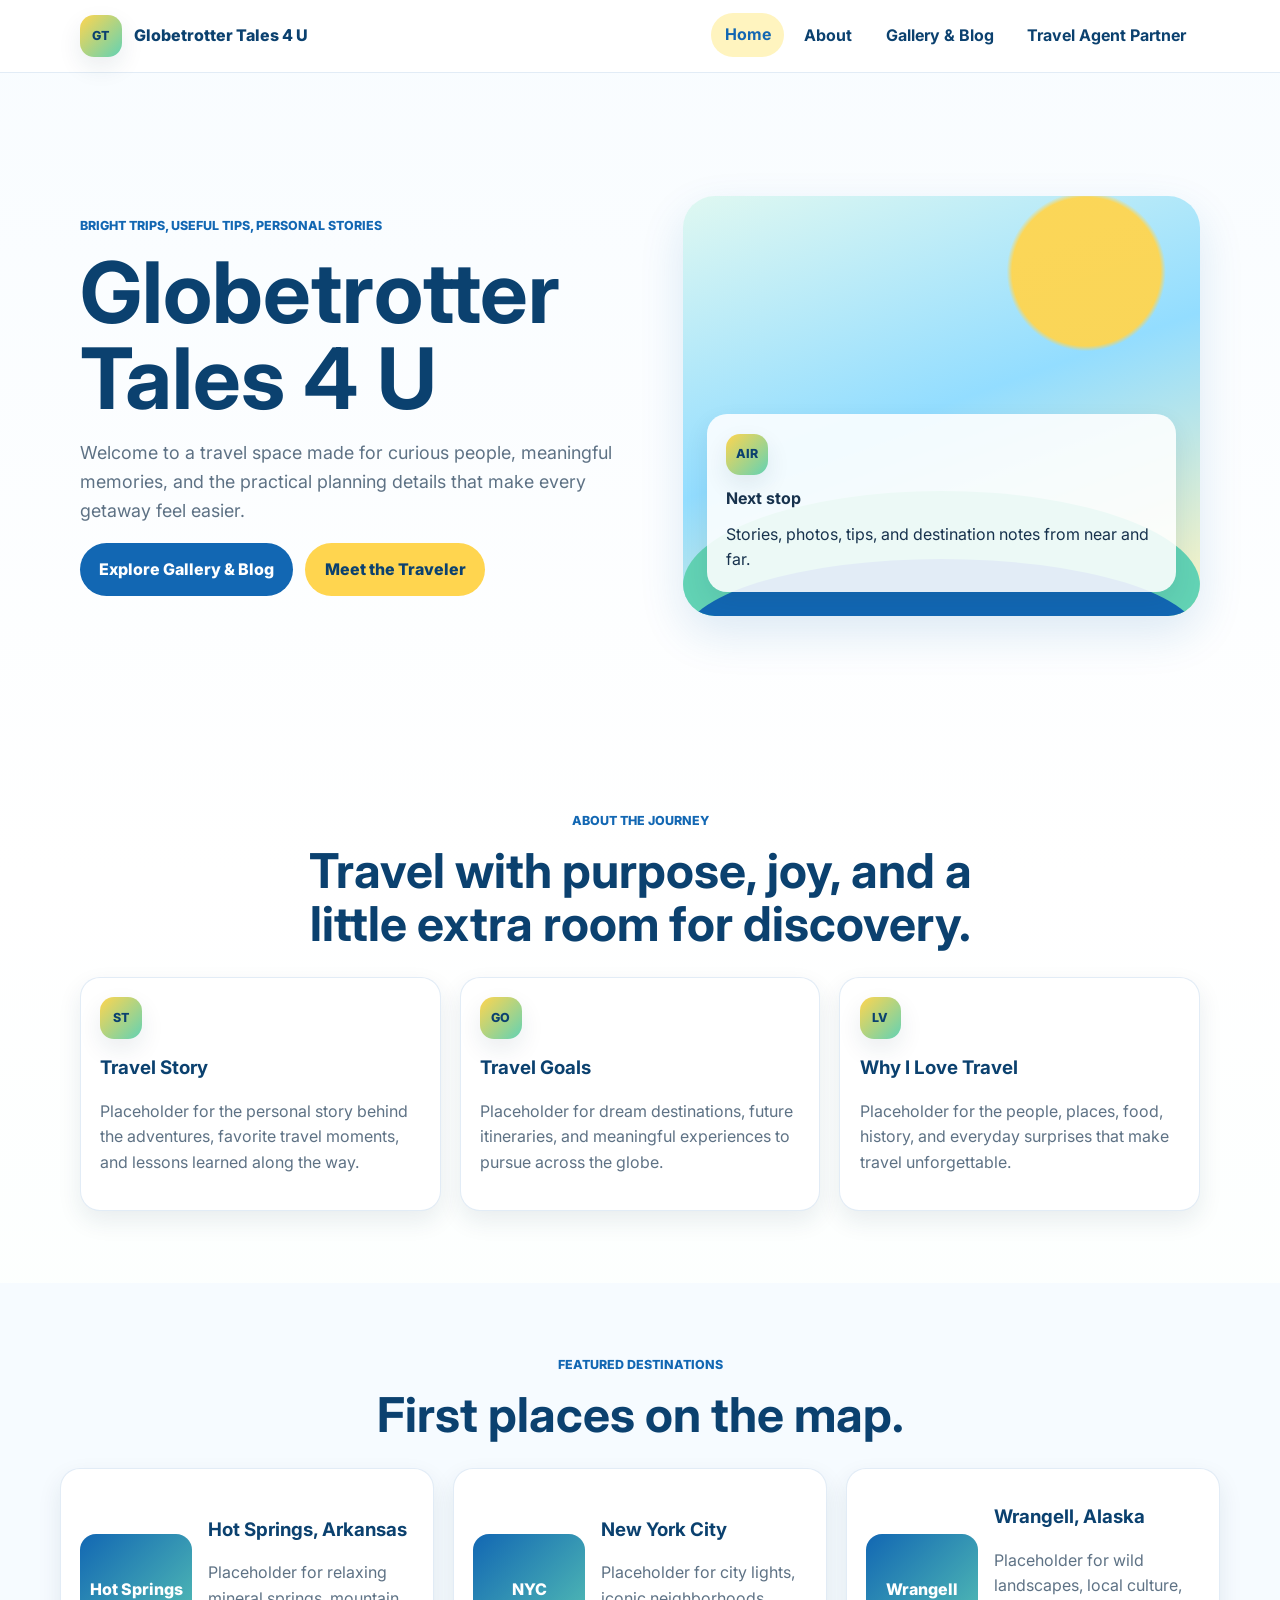
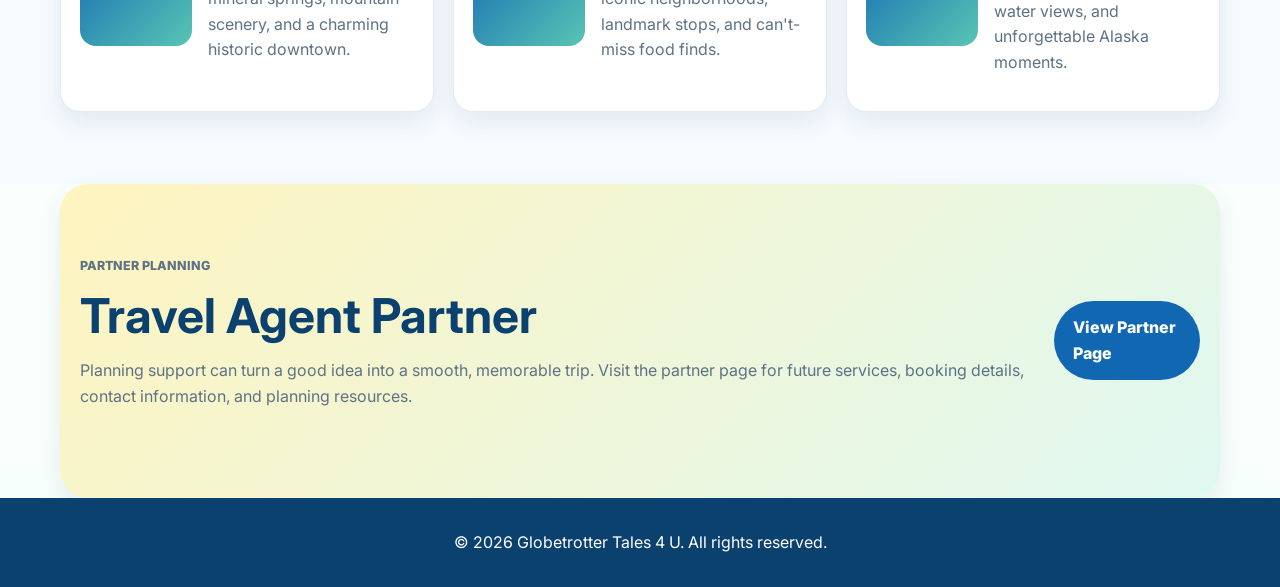
<file: index.html>
<!DOCTYPE html>
<html lang="en">
<head>
  <meta charset="UTF-8">
  <meta name="viewport" content="width=device-width, initial-scale=1.0">
  <title>Globetrotter Tales 4 U | Home</title>
  <meta name="description" content="Globetrotter Tales 4 U shares bright, personal travel stories, destination ideas, and practical travel tips.">
  <link rel="preconnect" href="https://fonts.googleapis.com">
  <link rel="preconnect" href="https://fonts.gstatic.com" crossorigin>
  <link href="https://fonts.googleapis.com/css2?family=Inter:wght@400;500;600;700;800&display=swap" rel="stylesheet">
  <link rel="stylesheet" href="styles.css">
</head>
<body>
  <a class="skip-link" href="#main-content">Skip to content</a>
  <header class="site-header">
    <nav class="navbar" aria-label="Main navigation">
      <a class="brand" href="index.html" aria-label="Globetrotter Tales 4 U home">
        <span class="brand-mark">GT</span>
        <span>Globetrotter Tales 4 U</span>
      </a>
      <button class="nav-toggle" type="button" aria-label="Open navigation" aria-expanded="false" aria-controls="primary-navigation">
        <span></span>
        <span></span>
        <span></span>
      </button>
      <ul class="nav-links" id="primary-navigation">
        <li><a class="active" href="index.html">Home</a></li>
        <li><a href="about.html">About</a></li>
        <li><a href="gallery-blog.html">Gallery &amp; Blog</a></li>
        <li><a href="travel-agent.html">Travel Agent Partner</a></li>
      </ul>
    </nav>
  </header>

  <main id="main-content">
    <section class="hero">
      <div class="hero-content">
        <p class="eyebrow">Bright trips, useful tips, personal stories</p>
        <h1>Globetrotter Tales 4 U</h1>
        <p class="hero-copy">Welcome to a travel space made for curious people, meaningful memories, and the practical planning details that make every getaway feel easier.</p>
        <div class="hero-actions">
          <a class="button button-primary" href="gallery-blog.html">Explore Gallery &amp; Blog</a>
          <a class="button button-secondary" href="about.html">Meet the Traveler</a>
        </div>
      </div>
      <div class="hero-panel" aria-label="Travel-themed illustration">
        <div class="sun"></div>
        <div class="route-card">
          <span class="route-icon">AIR</span>
          <strong>Next stop</strong>
          <p>Stories, photos, tips, and destination notes from near and far.</p>
        </div>
      </div>
    </section>

    <section class="section">
      <div class="section-heading">
        <p class="eyebrow">About the journey</p>
        <h2>Travel with purpose, joy, and a little extra room for discovery.</h2>
      </div>
      <div class="card-grid three-column">
        <article class="info-card">
          <span class="card-icon">ST</span>
          <h3>Travel Story</h3>
          <p>Placeholder for the personal story behind the adventures, favorite travel moments, and lessons learned along the way.</p>
        </article>
        <article class="info-card">
          <span class="card-icon">GO</span>
          <h3>Travel Goals</h3>
          <p>Placeholder for dream destinations, future itineraries, and meaningful experiences to pursue across the globe.</p>
        </article>
        <article class="info-card">
          <span class="card-icon">LV</span>
          <h3>Why I Love Travel</h3>
          <p>Placeholder for the people, places, food, history, and everyday surprises that make travel unforgettable.</p>
        </article>
      </div>
    </section>

    <section class="section section-blue">
      <div class="section-heading">
        <p class="eyebrow">Featured destinations</p>
        <h2>First places on the map.</h2>
      </div>
      <div class="destination-preview-grid">
        <article class="destination-card compact">
          <div class="image-placeholder">Hot Springs</div>
          <div>
            <h3>Hot Springs, Arkansas</h3>
            <p>Placeholder for relaxing mineral springs, mountain scenery, and a charming historic downtown.</p>
          </div>
        </article>
        <article class="destination-card compact">
          <div class="image-placeholder">NYC</div>
          <div>
            <h3>New York City</h3>
            <p>Placeholder for city lights, iconic neighborhoods, landmark stops, and can't-miss food finds.</p>
          </div>
        </article>
        <article class="destination-card compact">
          <div class="image-placeholder">Wrangell</div>
          <div>
            <h3>Wrangell, Alaska</h3>
            <p>Placeholder for wild landscapes, local culture, water views, and unforgettable Alaska moments.</p>
          </div>
        </article>
      </div>
    </section>

    <section class="section split-section">
      <div>
        <p class="eyebrow">Partner planning</p>
        <h2>Travel Agent Partner</h2>
        <p>Planning support can turn a good idea into a smooth, memorable trip. Visit the partner page for future services, booking details, contact information, and planning resources.</p>
      </div>
      <a class="button button-primary" href="travel-agent.html">View Partner Page</a>
    </section>
  </main>

  <footer class="site-footer">
    <p>&copy; 2026 Globetrotter Tales 4 U. All rights reserved.</p>
  </footer>

  <script src="script.js"></script>
</body>
</html>
</file>
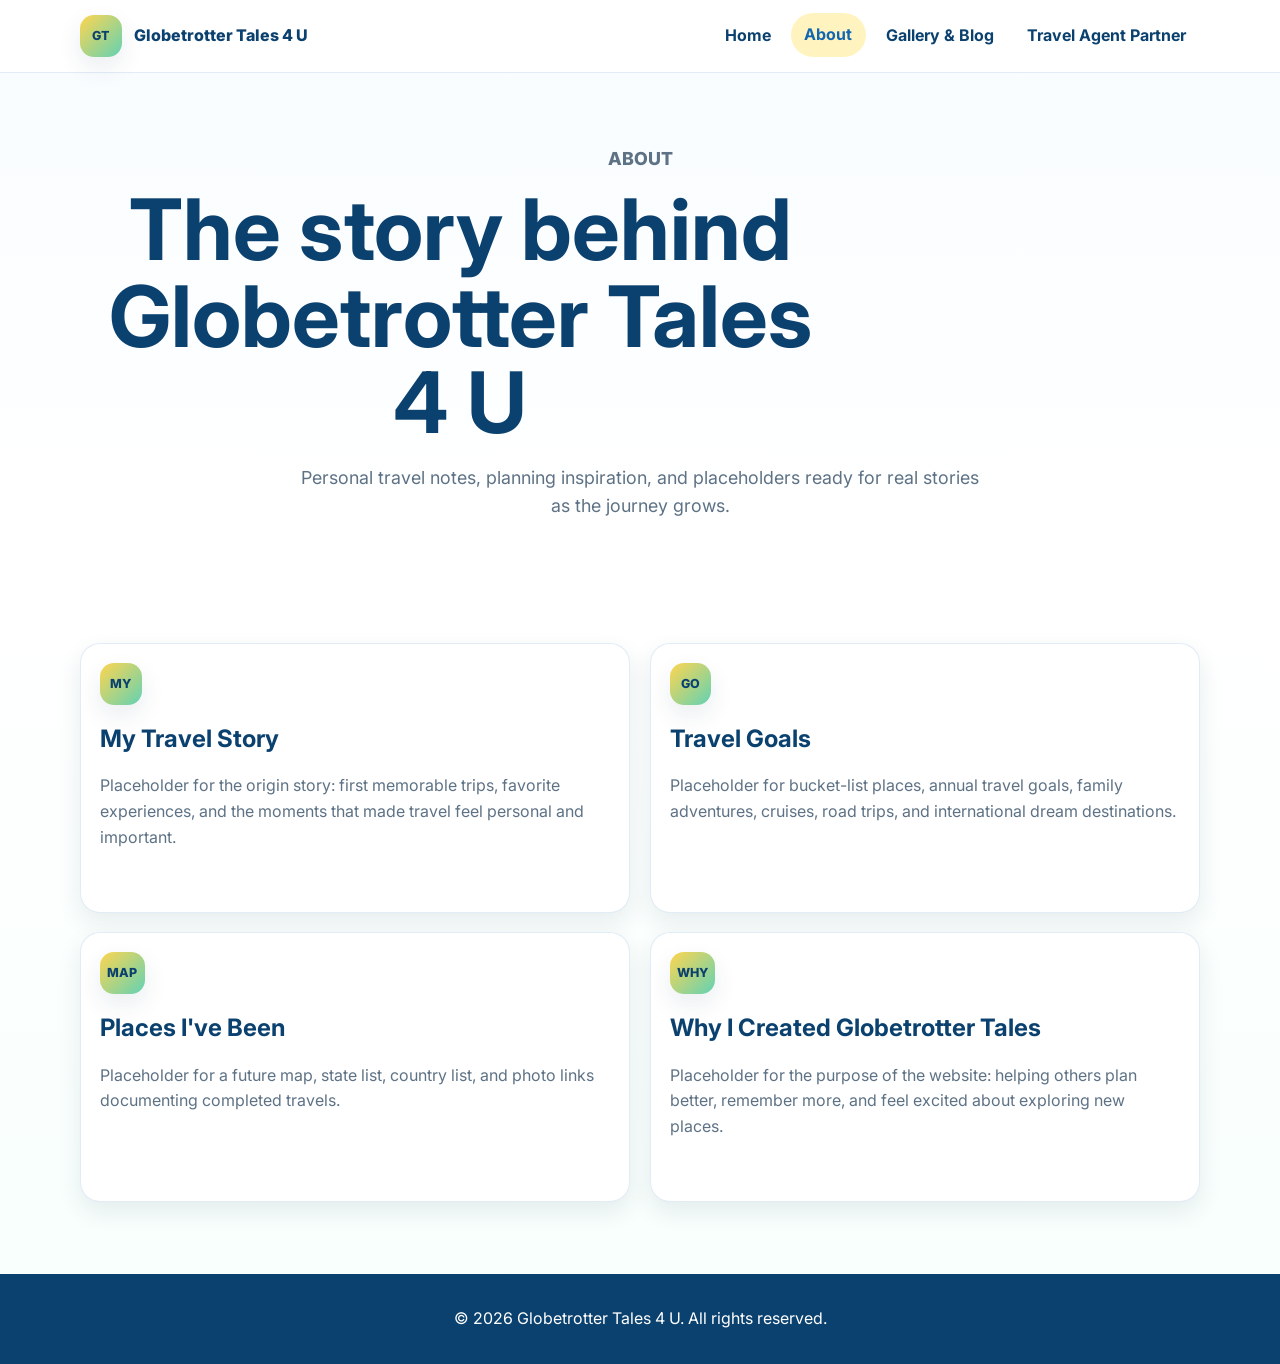
<file: about.html>
<!DOCTYPE html>
<html lang="en">
<head>
  <meta charset="UTF-8">
  <meta name="viewport" content="width=device-width, initial-scale=1.0">
  <title>About | Globetrotter Tales 4 U</title>
  <meta name="description" content="Learn the story, travel goals, visited places, and purpose behind Globetrotter Tales 4 U.">
  <link rel="preconnect" href="https://fonts.googleapis.com">
  <link rel="preconnect" href="https://fonts.gstatic.com" crossorigin>
  <link href="https://fonts.googleapis.com/css2?family=Inter:wght@400;500;600;700;800&display=swap" rel="stylesheet">
  <link rel="stylesheet" href="styles.css">
</head>
<body>
  <a class="skip-link" href="#main-content">Skip to content</a>
  <header class="site-header">
    <nav class="navbar" aria-label="Main navigation">
      <a class="brand" href="index.html" aria-label="Globetrotter Tales 4 U home">
        <span class="brand-mark">GT</span>
        <span>Globetrotter Tales 4 U</span>
      </a>
      <button class="nav-toggle" type="button" aria-label="Open navigation" aria-expanded="false" aria-controls="primary-navigation">
        <span></span>
        <span></span>
        <span></span>
      </button>
      <ul class="nav-links" id="primary-navigation">
        <li><a href="index.html">Home</a></li>
        <li><a class="active" href="about.html">About</a></li>
        <li><a href="gallery-blog.html">Gallery &amp; Blog</a></li>
        <li><a href="travel-agent.html">Travel Agent Partner</a></li>
      </ul>
    </nav>
  </header>

  <main id="main-content">
    <section class="page-hero">
      <p class="eyebrow">About</p>
      <h1>The story behind Globetrotter Tales 4 U</h1>
      <p>Personal travel notes, planning inspiration, and placeholders ready for real stories as the journey grows.</p>
    </section>

    <section class="section">
      <div class="card-grid two-column">
        <article class="info-card feature-card">
          <span class="card-icon">MY</span>
          <h2>My Travel Story</h2>
          <p>Placeholder for the origin story: first memorable trips, favorite experiences, and the moments that made travel feel personal and important.</p>
        </article>
        <article class="info-card feature-card">
          <span class="card-icon">GO</span>
          <h2>Travel Goals</h2>
          <p>Placeholder for bucket-list places, annual travel goals, family adventures, cruises, road trips, and international dream destinations.</p>
        </article>
        <article class="info-card feature-card">
          <span class="card-icon">MAP</span>
          <h2>Places I've Been</h2>
          <p>Placeholder for a future map, state list, country list, and photo links documenting completed travels.</p>
          <!-- Future insertion point: replace this paragraph with an interactive visited-places map or filterable destination list. -->
        </article>
        <article class="info-card feature-card">
          <span class="card-icon">WHY</span>
          <h2>Why I Created Globetrotter Tales</h2>
          <p>Placeholder for the purpose of the website: helping others plan better, remember more, and feel excited about exploring new places.</p>
        </article>
      </div>
    </section>
  </main>

  <footer class="site-footer">
    <p>&copy; 2026 Globetrotter Tales 4 U. All rights reserved.</p>
  </footer>

  <script src="script.js"></script>
</body>
</html>
</file>
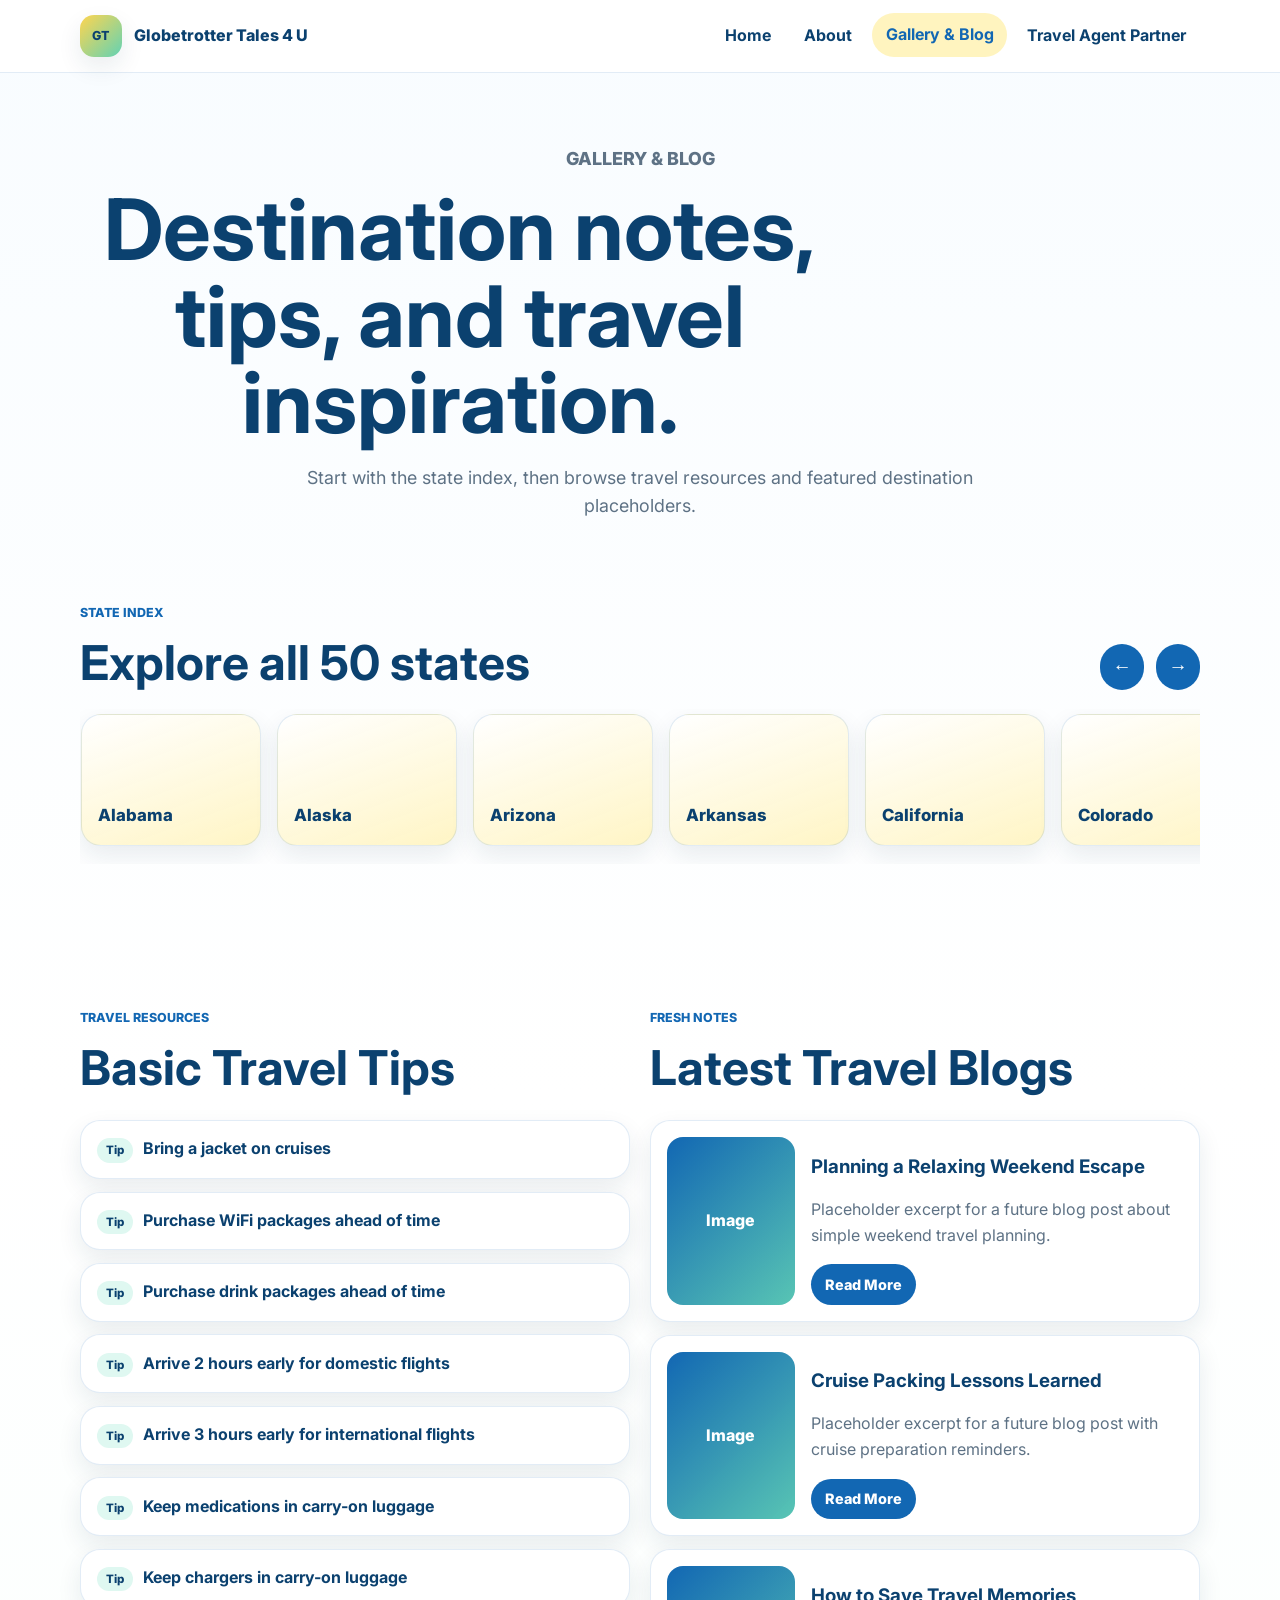
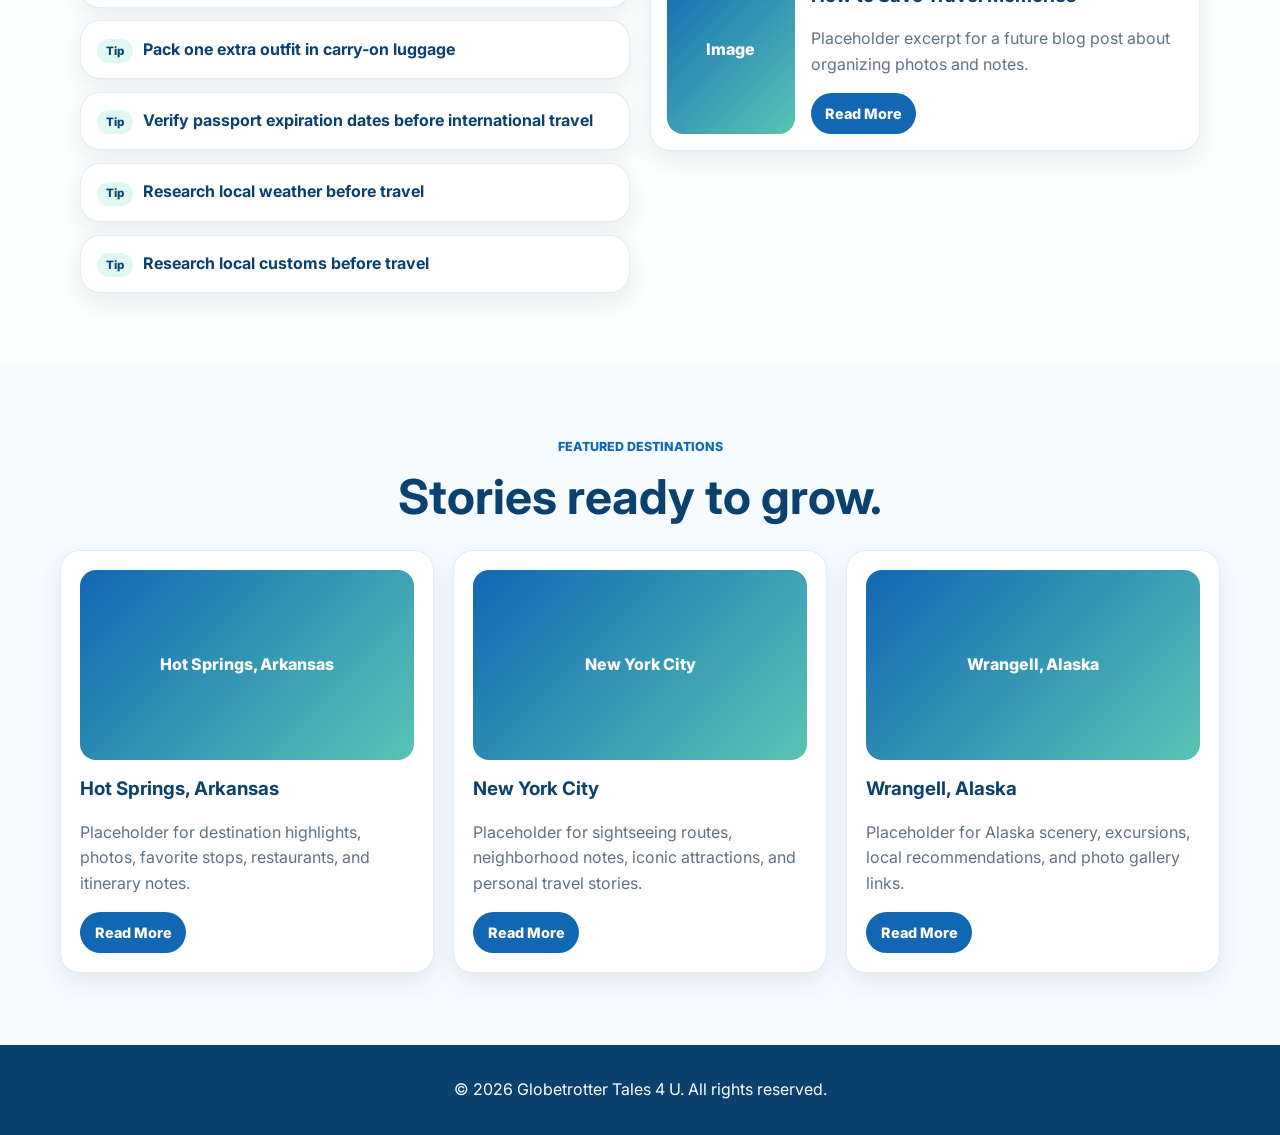
<file: gallery-blog.html>
<!DOCTYPE html>
<html lang="en">
<head>
  <meta charset="UTF-8">
  <meta name="viewport" content="width=device-width, initial-scale=1.0">
  <title>Gallery &amp; Blog | Globetrotter Tales 4 U</title>
  <meta name="description" content="Browse state travel cards, practical travel tips, placeholder blog posts, and featured destinations.">
  <link rel="preconnect" href="https://fonts.googleapis.com">
  <link rel="preconnect" href="https://fonts.gstatic.com" crossorigin>
  <link href="https://fonts.googleapis.com/css2?family=Inter:wght@400;500;600;700;800&display=swap" rel="stylesheet">
  <link rel="stylesheet" href="styles.css">
</head>
<body>
  <a class="skip-link" href="#main-content">Skip to content</a>
  <header class="site-header">
    <nav class="navbar" aria-label="Main navigation">
      <a class="brand" href="index.html" aria-label="Globetrotter Tales 4 U home">
        <span class="brand-mark">GT</span>
        <span>Globetrotter Tales 4 U</span>
      </a>
      <button class="nav-toggle" type="button" aria-label="Open navigation" aria-expanded="false" aria-controls="primary-navigation">
        <span></span>
        <span></span>
        <span></span>
      </button>
      <ul class="nav-links" id="primary-navigation">
        <li><a href="index.html">Home</a></li>
        <li><a href="about.html">About</a></li>
        <li><a class="active" href="gallery-blog.html">Gallery &amp; Blog</a></li>
        <li><a href="travel-agent.html">Travel Agent Partner</a></li>
      </ul>
    </nav>
  </header>

  <main id="main-content">
    <section class="page-hero">
      <p class="eyebrow">Gallery &amp; Blog</p>
      <h1>Destination notes, tips, and travel inspiration.</h1>
      <p>Start with the state index, then browse travel resources and featured destination placeholders.</p>
    </section>

    <section class="section carousel-section" aria-labelledby="state-index-title">
      <div class="carousel-heading">
        <div>
          <p class="eyebrow">State index</p>
          <h2 id="state-index-title">Explore all 50 states</h2>
        </div>
        <div class="carousel-controls" aria-label="State carousel controls">
          <button class="icon-button carousel-prev" type="button" aria-label="Previous states">&larr;</button>
          <button class="icon-button carousel-next" type="button" aria-label="Next states">&rarr;</button>
        </div>
      </div>
      <div class="state-carousel" tabindex="0" aria-label="Horizontally scrolling list of states">
        <!-- Future insertion point: replace placeholder links with individual state page URLs as pages are created. -->
        <a class="state-card" href="#">Alabama</a>
        <a class="state-card" href="#">Alaska</a>
        <a class="state-card" href="#">Arizona</a>
        <a class="state-card" href="#">Arkansas</a>
        <a class="state-card" href="#">California</a>
        <a class="state-card" href="#">Colorado</a>
        <a class="state-card" href="#">Connecticut</a>
        <a class="state-card" href="#">Delaware</a>
        <a class="state-card" href="#">Florida</a>
        <a class="state-card" href="#">Georgia</a>
        <a class="state-card" href="#">Hawaii</a>
        <a class="state-card" href="#">Idaho</a>
        <a class="state-card" href="#">Illinois</a>
        <a class="state-card" href="#">Indiana</a>
        <a class="state-card" href="#">Iowa</a>
        <a class="state-card" href="#">Kansas</a>
        <a class="state-card" href="#">Kentucky</a>
        <a class="state-card" href="#">Louisiana</a>
        <a class="state-card" href="#">Maine</a>
        <a class="state-card" href="#">Maryland</a>
        <a class="state-card" href="#">Massachusetts</a>
        <a class="state-card" href="#">Michigan</a>
        <a class="state-card" href="#">Minnesota</a>
        <a class="state-card" href="#">Mississippi</a>
        <a class="state-card" href="#">Missouri</a>
        <a class="state-card" href="#">Montana</a>
        <a class="state-card" href="#">Nebraska</a>
        <a class="state-card" href="#">Nevada</a>
        <a class="state-card" href="#">New Hampshire</a>
        <a class="state-card" href="#">New Jersey</a>
        <a class="state-card" href="#">New Mexico</a>
        <a class="state-card" href="#">New York</a>
        <a class="state-card" href="#">North Carolina</a>
        <a class="state-card" href="#">North Dakota</a>
        <a class="state-card" href="#">Ohio</a>
        <a class="state-card" href="#">Oklahoma</a>
        <a class="state-card" href="#">Oregon</a>
        <a class="state-card" href="#">Pennsylvania</a>
        <a class="state-card" href="#">Rhode Island</a>
        <a class="state-card" href="#">South Carolina</a>
        <a class="state-card" href="#">South Dakota</a>
        <a class="state-card" href="#">Tennessee</a>
        <a class="state-card" href="#">Texas</a>
        <a class="state-card" href="#">Utah</a>
        <a class="state-card" href="#">Vermont</a>
        <a class="state-card" href="#">Virginia</a>
        <a class="state-card" href="#">Washington</a>
        <a class="state-card" href="#">West Virginia</a>
        <a class="state-card" href="#">Wisconsin</a>
        <a class="state-card" href="#">Wyoming</a>
      </div>
    </section>

    <section class="section resources-grid">
      <div>
        <div class="section-heading aligned-left">
          <p class="eyebrow">Travel resources</p>
          <h2>Basic Travel Tips</h2>
        </div>
        <div class="tips-list">
          <article class="tip-card">Bring a jacket on cruises</article>
          <article class="tip-card">Purchase WiFi packages ahead of time</article>
          <article class="tip-card">Purchase drink packages ahead of time</article>
          <article class="tip-card">Arrive 2 hours early for domestic flights</article>
          <article class="tip-card">Arrive 3 hours early for international flights</article>
          <article class="tip-card">Keep medications in carry-on luggage</article>
          <article class="tip-card">Keep chargers in carry-on luggage</article>
          <article class="tip-card">Pack one extra outfit in carry-on luggage</article>
          <article class="tip-card">Verify passport expiration dates before international travel</article>
          <article class="tip-card">Research local weather before travel</article>
          <article class="tip-card">Research local customs before travel</article>
        </div>
      </div>

      <div>
        <div class="section-heading aligned-left">
          <p class="eyebrow">Fresh notes</p>
          <h2>Latest Travel Blogs</h2>
        </div>
        <div class="blog-list">
          <!-- Future insertion point: connect these cards to a blog CMS, JSON feed, or static post generator. -->
          <article class="blog-card">
            <div class="image-placeholder">Image</div>
            <div>
              <h3>Planning a Relaxing Weekend Escape</h3>
              <p>Placeholder excerpt for a future blog post about simple weekend travel planning.</p>
              <a class="button button-small" href="#">Read More</a>
            </div>
          </article>
          <article class="blog-card">
            <div class="image-placeholder">Image</div>
            <div>
              <h3>Cruise Packing Lessons Learned</h3>
              <p>Placeholder excerpt for a future blog post with cruise preparation reminders.</p>
              <a class="button button-small" href="#">Read More</a>
            </div>
          </article>
          <article class="blog-card">
            <div class="image-placeholder">Image</div>
            <div>
              <h3>How to Save Travel Memories</h3>
              <p>Placeholder excerpt for a future blog post about organizing photos and notes.</p>
              <a class="button button-small" href="#">Read More</a>
            </div>
          </article>
        </div>
      </div>
    </section>

    <section class="section section-yellow">
      <div class="section-heading">
        <p class="eyebrow">Featured destinations</p>
        <h2>Stories ready to grow.</h2>
      </div>
      <div class="card-grid three-column">
        <article class="destination-card">
          <div class="image-placeholder large">Hot Springs, Arkansas</div>
          <h3>Hot Springs, Arkansas</h3>
          <p>Placeholder for destination highlights, photos, favorite stops, restaurants, and itinerary notes.</p>
          <a class="button button-small" href="#">Read More</a>
        </article>
        <article class="destination-card">
          <div class="image-placeholder large">New York City</div>
          <h3>New York City</h3>
          <p>Placeholder for sightseeing routes, neighborhood notes, iconic attractions, and personal travel stories.</p>
          <a class="button button-small" href="#">Read More</a>
        </article>
        <article class="destination-card">
          <div class="image-placeholder large">Wrangell, Alaska</div>
          <h3>Wrangell, Alaska</h3>
          <p>Placeholder for Alaska scenery, excursions, local recommendations, and photo gallery links.</p>
          <a class="button button-small" href="#">Read More</a>
        </article>
      </div>
    </section>
  </main>

  <footer class="site-footer">
    <p>&copy; 2026 Globetrotter Tales 4 U. All rights reserved.</p>
  </footer>

  <script src="script.js"></script>
</body>
</html>
</file>
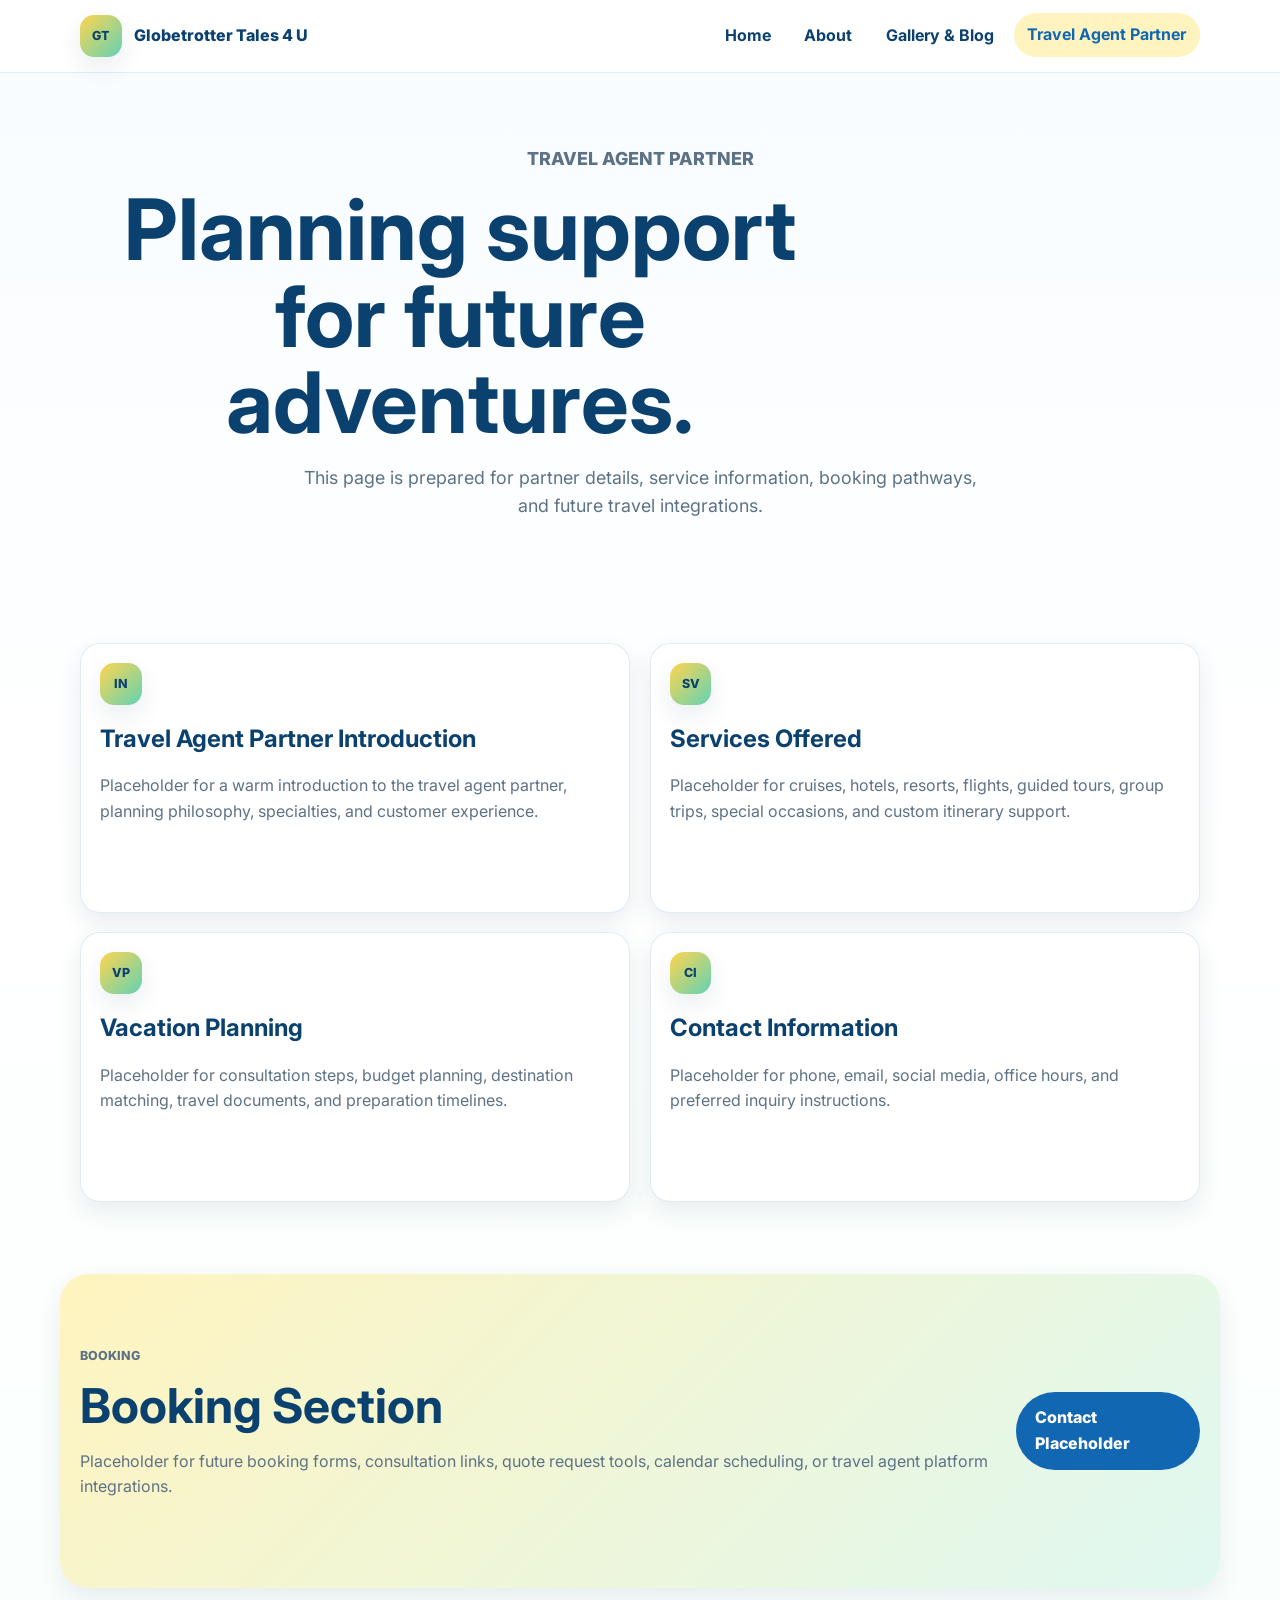
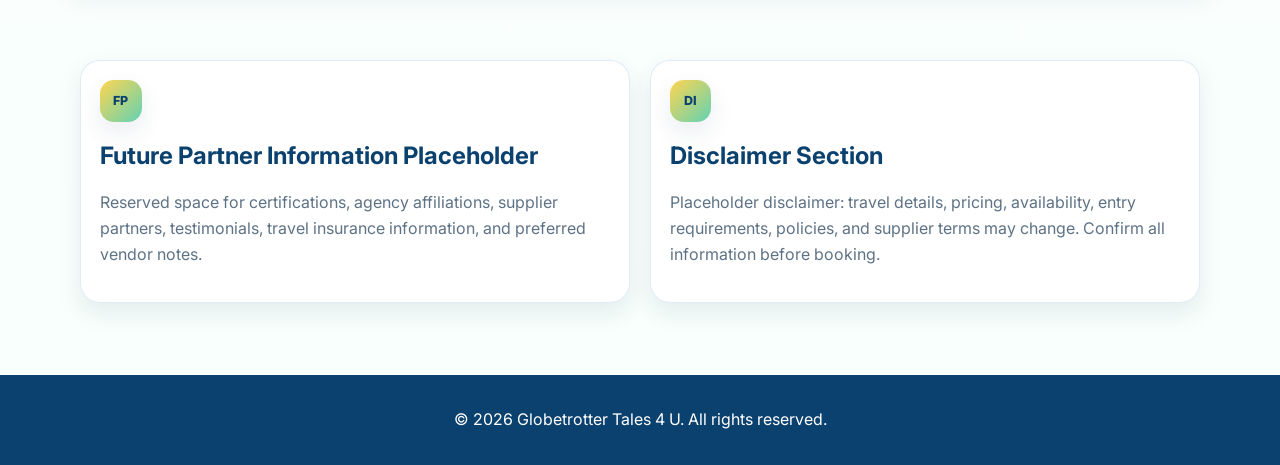
<file: travel-agent.html>
<!DOCTYPE html>
<html lang="en">
<head>
  <meta charset="UTF-8">
  <meta name="viewport" content="width=device-width, initial-scale=1.0">
  <title>Travel Agent Partner | Globetrotter Tales 4 U</title>
  <meta name="description" content="Travel Agent Partner information, planning services, booking placeholders, contact details, and disclaimer for Globetrotter Tales 4 U.">
  <link rel="preconnect" href="https://fonts.googleapis.com">
  <link rel="preconnect" href="https://fonts.gstatic.com" crossorigin>
  <link href="https://fonts.googleapis.com/css2?family=Inter:wght@400;500;600;700;800&display=swap" rel="stylesheet">
  <link rel="stylesheet" href="styles.css">
</head>
<body>
  <a class="skip-link" href="#main-content">Skip to content</a>
  <header class="site-header">
    <nav class="navbar" aria-label="Main navigation">
      <a class="brand" href="index.html" aria-label="Globetrotter Tales 4 U home">
        <span class="brand-mark">GT</span>
        <span>Globetrotter Tales 4 U</span>
      </a>
      <button class="nav-toggle" type="button" aria-label="Open navigation" aria-expanded="false" aria-controls="primary-navigation">
        <span></span>
        <span></span>
        <span></span>
      </button>
      <ul class="nav-links" id="primary-navigation">
        <li><a href="index.html">Home</a></li>
        <li><a href="about.html">About</a></li>
        <li><a href="gallery-blog.html">Gallery &amp; Blog</a></li>
        <li><a class="active" href="travel-agent.html">Travel Agent Partner</a></li>
      </ul>
    </nav>
  </header>

  <main id="main-content">
    <section class="page-hero">
      <p class="eyebrow">Travel Agent Partner</p>
      <h1>Planning support for future adventures.</h1>
      <p>This page is prepared for partner details, service information, booking pathways, and future travel integrations.</p>
    </section>

    <section class="section">
      <div class="card-grid two-column">
        <article class="info-card feature-card">
          <span class="card-icon">IN</span>
          <h2>Travel Agent Partner Introduction</h2>
          <p>Placeholder for a warm introduction to the travel agent partner, planning philosophy, specialties, and customer experience.</p>
        </article>
        <article class="info-card feature-card">
          <span class="card-icon">SV</span>
          <h2>Services Offered</h2>
          <p>Placeholder for cruises, hotels, resorts, flights, guided tours, group trips, special occasions, and custom itinerary support.</p>
        </article>
        <article class="info-card feature-card">
          <span class="card-icon">VP</span>
          <h2>Vacation Planning</h2>
          <p>Placeholder for consultation steps, budget planning, destination matching, travel documents, and preparation timelines.</p>
        </article>
        <article class="info-card feature-card">
          <span class="card-icon">CI</span>
          <h2>Contact Information</h2>
          <p>Placeholder for phone, email, social media, office hours, and preferred inquiry instructions.</p>
        </article>
      </div>
    </section>

    <section class="section booking-section">
      <div>
        <p class="eyebrow">Booking</p>
        <h2>Booking Section</h2>
        <p>Placeholder for future booking forms, consultation links, quote request tools, calendar scheduling, or travel agent platform integrations.</p>
        <!-- Future insertion point: embed booking widgets, secure inquiry forms, affiliate links, or partner API integrations here. -->
      </div>
      <a class="button button-primary" href="mailto:hello@example.com">Contact Placeholder</a>
    </section>

    <section class="section">
      <div class="card-grid two-column">
        <article class="info-card">
          <span class="card-icon">FP</span>
          <h2>Future Partner Information Placeholder</h2>
          <p>Reserved space for certifications, agency affiliations, supplier partners, testimonials, travel insurance information, and preferred vendor notes.</p>
        </article>
        <article class="info-card disclaimer-card">
          <span class="card-icon">DI</span>
          <h2>Disclaimer Section</h2>
          <p>Placeholder disclaimer: travel details, pricing, availability, entry requirements, policies, and supplier terms may change. Confirm all information before booking.</p>
        </article>
      </div>
    </section>
  </main>

  <footer class="site-footer">
    <p>&copy; 2026 Globetrotter Tales 4 U. All rights reserved.</p>
  </footer>

  <script src="script.js"></script>
</body>
</html>
</file>
<file: styles.css>
:root {
  --blue: #1267b3;
  --blue-dark: #0b416f;
  --yellow: #ffd54f;
  --yellow-soft: #fff4bf;
  --seafoam: #62d2b4;
  --seafoam-soft: #dff8f1;
  --ink: #17324d;
  --muted: #5e7285;
  --surface: #ffffff;
  --surface-soft: #f6fbff;
  --shadow: 0 18px 45px rgba(18, 103, 179, 0.14);
  --shadow-soft: 0 10px 25px rgba(23, 50, 77, 0.09);
  --radius: 20px;
  --max-width: 1160px;
}

* {
  box-sizing: border-box;
}

html {
  scroll-behavior: smooth;
}

body {
  margin: 0;
  font-family: "Inter", Arial, sans-serif;
  color: var(--ink);
  background: linear-gradient(180deg, #f8fcff 0%, #ffffff 40%, #f7fffc 100%);
  line-height: 1.6;
}

a {
  color: inherit;
}

.skip-link {
  position: absolute;
  left: 1rem;
  top: -4rem;
  z-index: 20;
  padding: 0.75rem 1rem;
  background: var(--blue-dark);
  color: #fff;
  border-radius: 999px;
  transition: top 0.2s ease;
}

.skip-link:focus {
  top: 1rem;
}

.site-header {
  position: sticky;
  top: 0;
  z-index: 10;
  background: rgba(255, 255, 255, 0.92);
  border-bottom: 1px solid rgba(18, 103, 179, 0.12);
  backdrop-filter: blur(14px);
}

.navbar {
  max-width: var(--max-width);
  margin: 0 auto;
  padding: 0.9rem 1.25rem;
  display: flex;
  align-items: center;
  justify-content: space-between;
  gap: 1rem;
}

.brand {
  display: inline-flex;
  align-items: center;
  gap: 0.75rem;
  color: var(--blue-dark);
  font-weight: 800;
  text-decoration: none;
}

.brand-mark,
.card-icon,
.route-icon {
  display: inline-grid;
  place-items: center;
  min-width: 2.6rem;
  height: 2.6rem;
  padding: 0 0.45rem;
  border-radius: 14px;
  background: linear-gradient(135deg, var(--yellow), var(--seafoam));
  color: var(--blue-dark);
  font-size: 0.78rem;
  font-weight: 800;
  box-shadow: var(--shadow-soft);
}

.nav-links {
  display: flex;
  align-items: center;
  gap: 0.4rem;
  padding: 0;
  margin: 0;
  list-style: none;
}

.nav-links a {
  display: inline-flex;
  min-height: 2.5rem;
  align-items: center;
  padding: 0.55rem 0.85rem;
  border-radius: 999px;
  color: var(--blue-dark);
  font-weight: 700;
  text-decoration: none;
  transition: background 0.2s ease, color 0.2s ease, transform 0.2s ease;
}

.nav-links a:hover,
.nav-links a:focus-visible,
.nav-links a.active {
  background: var(--yellow-soft);
  color: var(--blue);
  transform: translateY(-1px);
}

.nav-toggle {
  display: none;
  width: 2.8rem;
  height: 2.8rem;
  border: 0;
  border-radius: 14px;
  background: var(--blue);
  cursor: pointer;
}

.nav-toggle span {
  display: block;
  width: 1.35rem;
  height: 2px;
  margin: 0.28rem auto;
  background: #fff;
  border-radius: 99px;
}

.hero,
.page-hero,
.section {
  max-width: var(--max-width);
  margin: 0 auto;
  padding: 4.5rem 1.25rem;
}

.hero {
  min-height: 74vh;
  display: grid;
  grid-template-columns: minmax(0, 1.05fr) minmax(280px, 0.95fr);
  align-items: center;
  gap: 2rem;
}

.hero h1,
.page-hero h1 {
  max-width: 760px;
  margin: 0;
  color: var(--blue-dark);
  font-size: clamp(2.4rem, 7vw, 5.3rem);
  line-height: 1.02;
}

.hero-copy,
.page-hero p {
  max-width: 680px;
  color: var(--muted);
  font-size: 1.12rem;
}

.eyebrow {
  margin: 0 0 0.8rem;
  color: var(--blue);
  font-size: 0.78rem;
  font-weight: 800;
  letter-spacing: 0;
  text-transform: uppercase;
}

.hero-actions,
.carousel-controls {
  display: flex;
  flex-wrap: wrap;
  align-items: center;
  gap: 0.75rem;
}

.button,
.icon-button {
  display: inline-flex;
  align-items: center;
  justify-content: center;
  min-height: 2.85rem;
  border: 0;
  border-radius: 999px;
  font-weight: 800;
  text-decoration: none;
  cursor: pointer;
  transition: transform 0.2s ease, box-shadow 0.2s ease, background 0.2s ease;
}

.button:hover,
.button:focus-visible,
.icon-button:hover,
.icon-button:focus-visible {
  transform: translateY(-2px);
  box-shadow: var(--shadow-soft);
}

.button-primary {
  padding: 0.85rem 1.2rem;
  background: var(--blue);
  color: #fff;
}

.button-secondary {
  padding: 0.85rem 1.2rem;
  background: var(--yellow);
  color: var(--blue-dark);
}

.button-small {
  min-height: 2.35rem;
  padding: 0.55rem 0.9rem;
  background: var(--blue);
  color: #fff;
  font-size: 0.9rem;
}

.icon-button {
  width: 2.75rem;
  height: 2.75rem;
  background: var(--blue);
  color: #fff;
  font-size: 1.2rem;
}

.hero-panel {
  position: relative;
  min-height: 420px;
  overflow: hidden;
  border-radius: 32px;
  background:
    radial-gradient(circle at 78% 18%, rgba(255, 213, 79, 0.95) 0 14%, transparent 15%),
    linear-gradient(160deg, #dff8f1 0%, #93ddff 50%, #fff4bf 100%);
  box-shadow: var(--shadow);
}

.hero-panel::before,
.hero-panel::after {
  content: "";
  position: absolute;
  left: 0;
  right: 0;
  border-radius: 50% 50% 0 0;
}

.hero-panel::before {
  bottom: -4rem;
  height: 45%;
  background: #62d2b4;
}

.hero-panel::after {
  bottom: -6.4rem;
  height: 38%;
  background: #1267b3;
}

.route-card {
  position: absolute;
  left: 1.5rem;
  right: 1.5rem;
  bottom: 1.5rem;
  z-index: 1;
  padding: 1.2rem;
  border-radius: var(--radius);
  background: rgba(255, 255, 255, 0.88);
  box-shadow: var(--shadow-soft);
}

.route-card strong,
.route-card p {
  display: block;
  margin: 0.65rem 0 0;
}

.section-heading {
  max-width: 720px;
  margin: 0 auto 1.6rem;
  text-align: center;
}

.section-heading.aligned-left {
  margin-left: 0;
  text-align: left;
}

.section-heading h2,
.split-section h2,
.booking-section h2,
.carousel-heading h2 {
  margin: 0;
  color: var(--blue-dark);
  font-size: clamp(1.8rem, 4vw, 3rem);
  line-height: 1.12;
}

.card-grid,
.resources-grid,
.destination-preview-grid {
  display: grid;
  gap: 1.2rem;
}

.three-column {
  grid-template-columns: repeat(3, minmax(0, 1fr));
}

.two-column,
.resources-grid {
  grid-template-columns: repeat(2, minmax(0, 1fr));
}

.info-card,
.destination-card,
.blog-card,
.tip-card {
  border: 1px solid rgba(18, 103, 179, 0.12);
  border-radius: var(--radius);
  background: var(--surface);
  box-shadow: var(--shadow-soft);
}

.info-card,
.destination-card {
  padding: 1.2rem;
}

.feature-card {
  min-height: 270px;
}

.info-card h2,
.info-card h3,
.destination-card h3,
.blog-card h3 {
  color: var(--blue-dark);
  line-height: 1.2;
}

.info-card p,
.destination-card p,
.blog-card p,
.split-section p,
.booking-section p {
  color: var(--muted);
}

.section-blue,
.section-yellow {
  max-width: none;
  background: var(--surface-soft);
}

.section-blue > *,
.section-yellow > * {
  max-width: var(--max-width);
  margin-left: auto;
  margin-right: auto;
}

.destination-preview-grid {
  grid-template-columns: repeat(3, minmax(0, 1fr));
}

.destination-card.compact {
  display: grid;
  grid-template-columns: 112px 1fr;
  align-items: center;
  gap: 1rem;
}

.image-placeholder {
  display: grid;
  min-height: 112px;
  place-items: center;
  border-radius: 16px;
  background:
    linear-gradient(135deg, rgba(18, 103, 179, 0.9), rgba(98, 210, 180, 0.88)),
    var(--blue);
  color: #fff;
  font-weight: 800;
  text-align: center;
}

.image-placeholder.large {
  min-height: 190px;
  margin-bottom: 1rem;
}

.split-section,
.booking-section {
  display: flex;
  align-items: center;
  justify-content: space-between;
  gap: 1.5rem;
  border-radius: 28px;
  background: linear-gradient(135deg, var(--yellow-soft), var(--seafoam-soft));
  box-shadow: var(--shadow-soft);
}

.page-hero {
  padding-bottom: 2rem;
  text-align: center;
}

.page-hero p {
  margin-left: auto;
  margin-right: auto;
}

.carousel-section {
  padding-top: 2rem;
}

.carousel-heading {
  display: flex;
  align-items: end;
  justify-content: space-between;
  gap: 1rem;
  margin-bottom: 1.2rem;
}

.state-carousel {
  display: grid;
  grid-auto-flow: column;
  grid-auto-columns: minmax(180px, 1fr);
  gap: 1rem;
  overflow-x: auto;
  padding: 0.35rem 0.1rem 1.1rem;
  scroll-behavior: smooth;
  scroll-snap-type: x mandatory;
  scrollbar-color: var(--blue) var(--seafoam-soft);
}

.state-card {
  min-height: 132px;
  display: flex;
  align-items: flex-end;
  padding: 1rem;
  border-radius: var(--radius);
  background:
    linear-gradient(160deg, rgba(255, 255, 255, 0.94), rgba(255, 244, 191, 0.9)),
    var(--surface);
  border: 1px solid rgba(18, 103, 179, 0.12);
  color: var(--blue-dark);
  font-size: 1.05rem;
  font-weight: 800;
  text-decoration: none;
  box-shadow: var(--shadow-soft);
  scroll-snap-align: start;
  transition: transform 0.2s ease, border-color 0.2s ease, background 0.2s ease;
}

.state-card:hover,
.state-card:focus-visible {
  border-color: var(--seafoam);
  background:
    linear-gradient(160deg, rgba(223, 248, 241, 0.96), rgba(255, 213, 79, 0.48)),
    var(--surface);
  transform: translateY(-4px);
}

.tips-list,
.blog-list {
  display: grid;
  gap: 0.8rem;
}

.tip-card {
  padding: 0.95rem 1rem;
  color: var(--blue-dark);
  font-weight: 700;
}

.tip-card::before {
  content: "Tip";
  display: inline-flex;
  margin-right: 0.65rem;
  padding: 0.18rem 0.55rem;
  border-radius: 999px;
  background: var(--seafoam-soft);
  color: var(--blue-dark);
  font-size: 0.72rem;
  font-weight: 800;
}

.blog-card {
  display: grid;
  grid-template-columns: 128px 1fr;
  gap: 1rem;
  padding: 1rem;
}

.site-footer {
  padding: 2rem 1.25rem;
  background: var(--blue-dark);
  color: #fff;
  text-align: center;
}

.site-footer p {
  margin: 0;
}

@media (max-width: 900px) {
  .hero,
  .two-column,
  .three-column,
  .resources-grid,
  .destination-preview-grid {
    grid-template-columns: 1fr;
  }

  .hero {
    min-height: auto;
    padding-top: 3rem;
  }

  .split-section,
  .booking-section {
    align-items: flex-start;
    flex-direction: column;
  }

  .destination-card.compact,
  .blog-card {
    grid-template-columns: 1fr;
  }
}

@media (max-width: 760px) {
  .nav-toggle {
    display: block;
  }

  .nav-links {
    position: absolute;
    left: 1rem;
    right: 1rem;
    top: calc(100% + 0.5rem);
    display: none;
    flex-direction: column;
    align-items: stretch;
    padding: 0.75rem;
    border: 1px solid rgba(18, 103, 179, 0.12);
    border-radius: 18px;
    background: #fff;
    box-shadow: var(--shadow);
  }

  .nav-links.open {
    display: flex;
  }

  .nav-links a {
    justify-content: center;
  }

  .hero,
  .page-hero,
  .section {
    padding: 3rem 1rem;
  }

  .hero {
    gap: 1.5rem;
    padding-bottom: 2rem;
  }

  .hero-panel {
    min-height: 245px;
    border-radius: 24px;
  }

  .route-card {
    left: 1rem;
    right: 1rem;
    bottom: 1rem;
    padding: 1rem;
  }

  .route-card p {
    margin-top: 0.45rem;
  }

  .carousel-heading {
    align-items: flex-start;
    flex-direction: column;
  }

  .carousel-controls {
    display: none;
  }

  .state-carousel {
    grid-auto-columns: minmax(72%, 1fr);
  }
}

@media (max-width: 460px) {
  .brand {
    max-width: 78%;
    font-size: 0.92rem;
  }

  .brand-mark {
    min-width: 2.35rem;
    height: 2.35rem;
  }

  .button {
    width: 100%;
  }
}
</file>
